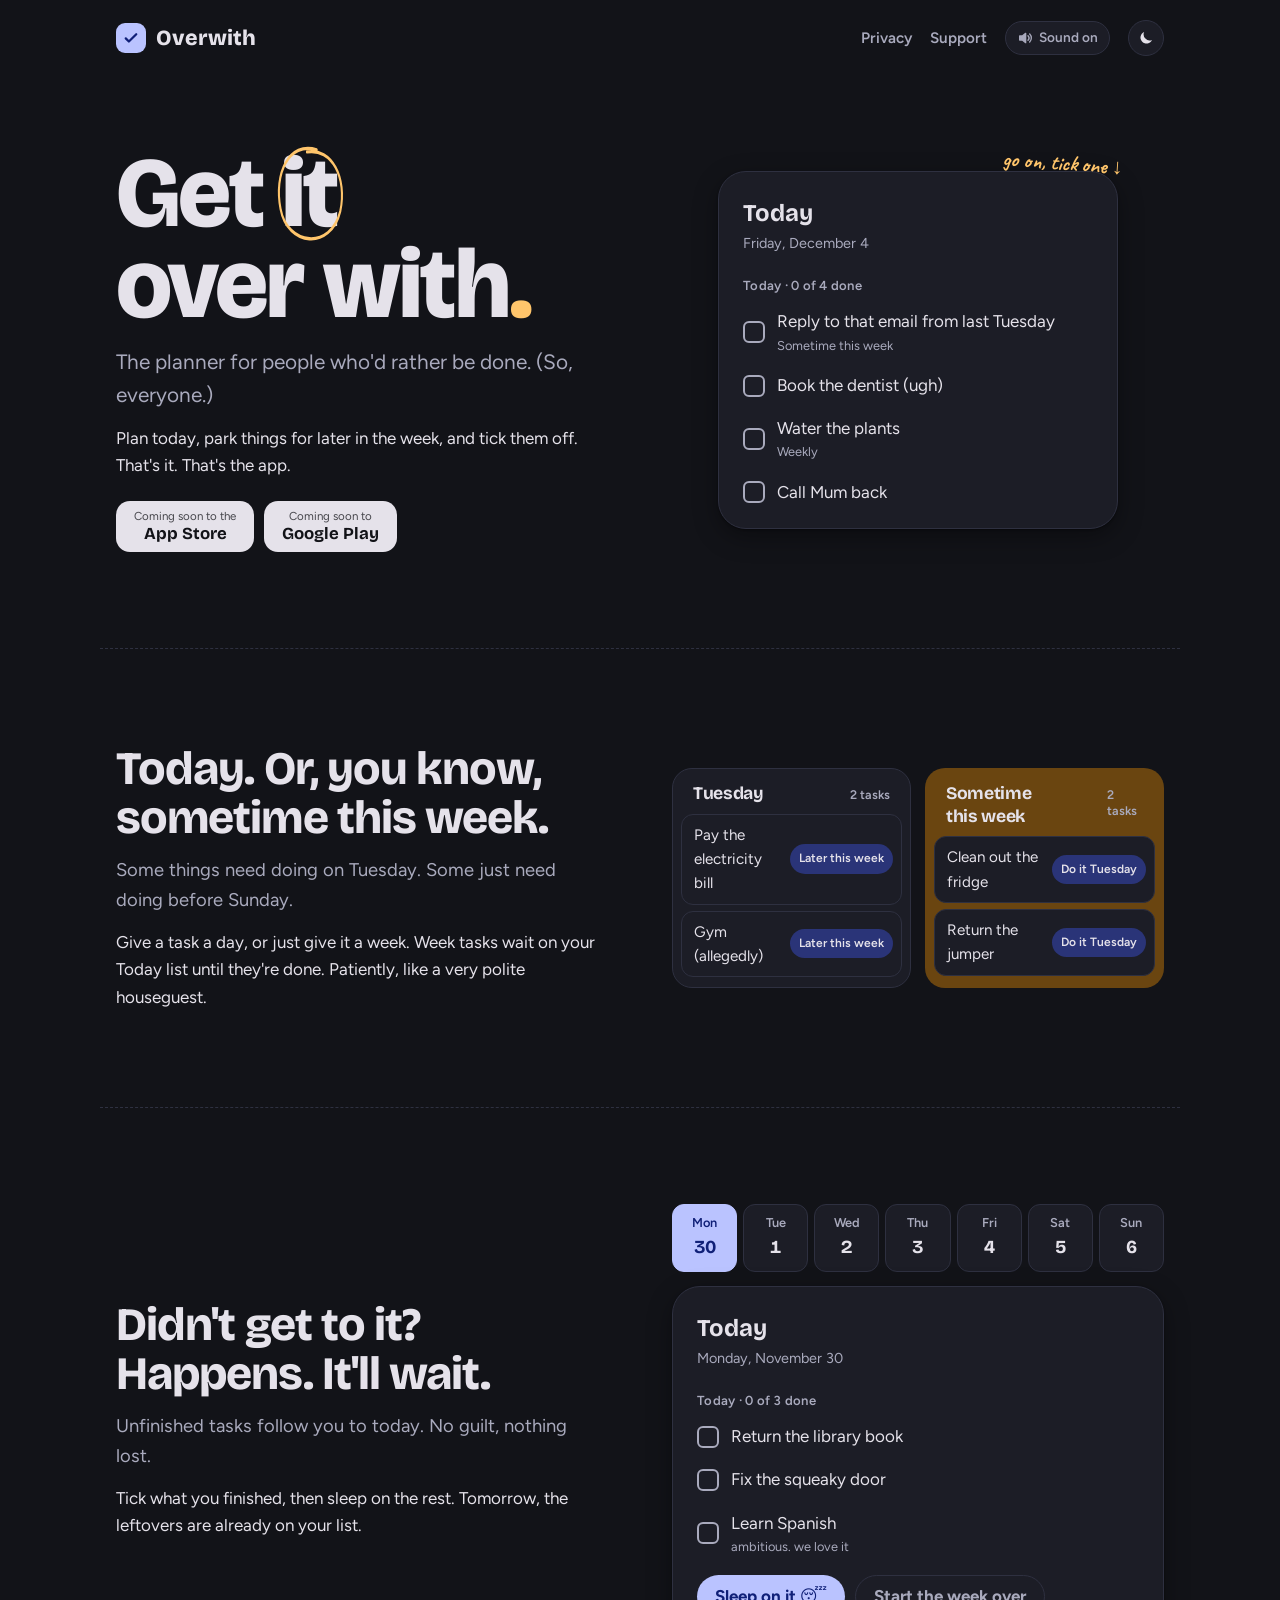
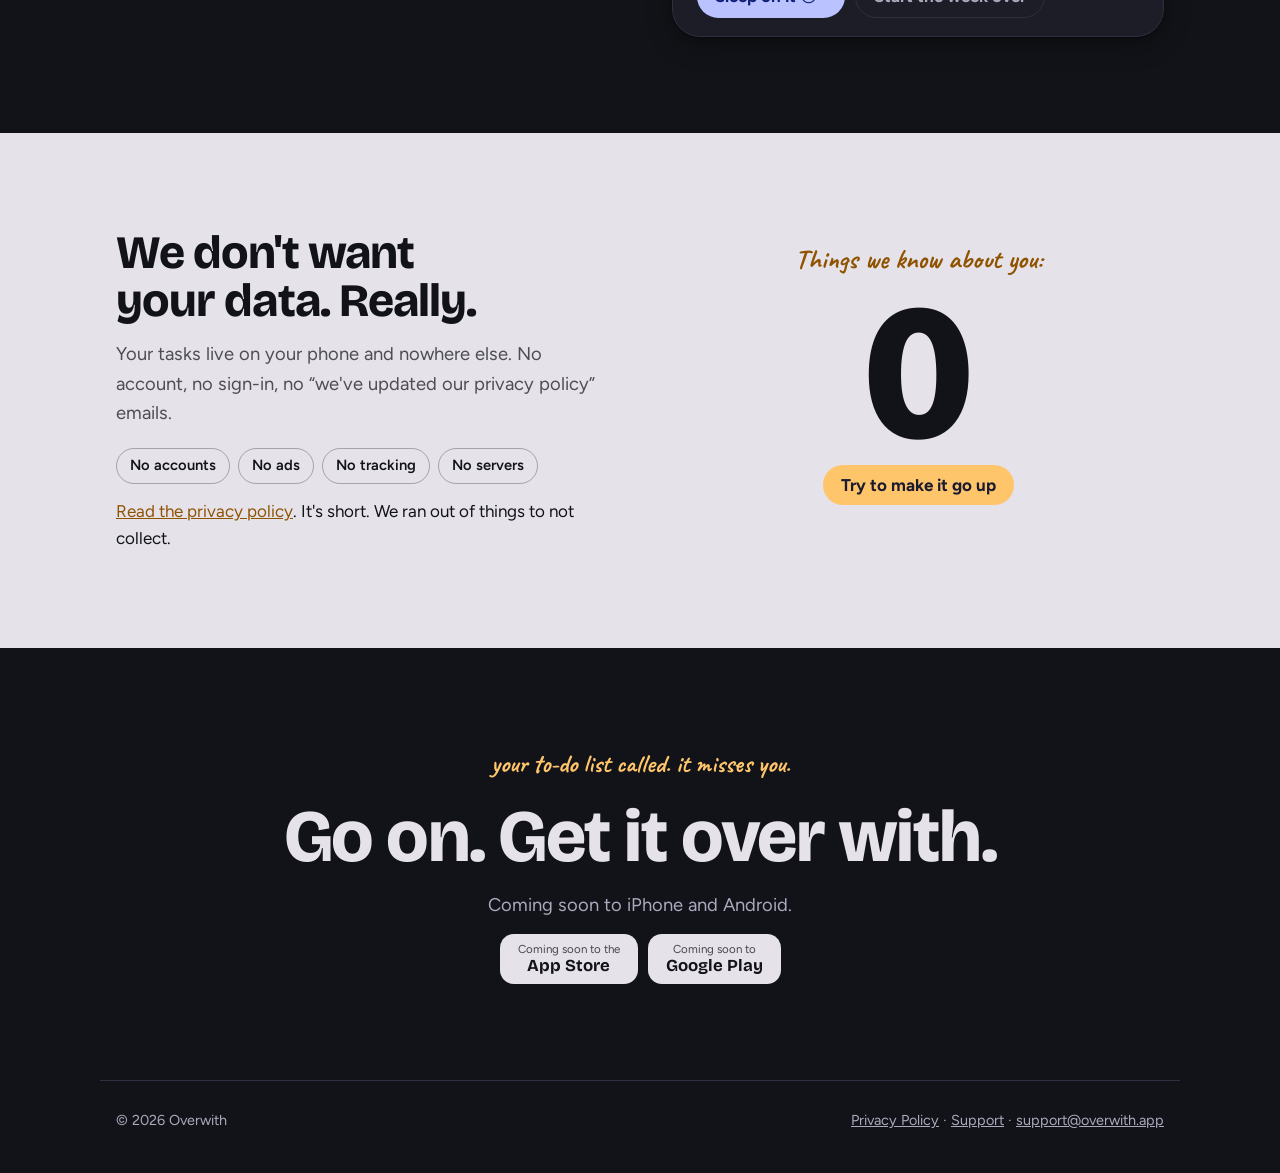
<file: index.html>
<!doctype html>
<html lang="en">
<head>
  <meta charset="utf-8">
  <meta name="viewport" content="width=device-width, initial-scale=1, viewport-fit=cover">
  <script>try{if(localStorage.getItem("ow-theme")==="light")document.documentElement.setAttribute("data-theme","light")}catch(e){}</script>
  <title>Overwith · Get it over with.</title>
  <meta name="description" content="Overwith is the planner for people who'd rather be done. Plan today, park things for later in the week, and tick them off. Coming soon to iPhone and Android.">
  <link rel="icon" href="/favicon.svg" type="image/svg+xml">
  <link rel="canonical" href="https://overwith.app/">
  <meta name="theme-color" content="#4355b9">
  <meta property="og:type" content="website">
  <meta property="og:site_name" content="Overwith">
  <meta property="og:title" content="Overwith · Get it over with.">
  <meta property="og:description" content="Overwith is the planner for people who'd rather be done. Plan today, park things for later in the week, and tick them off. Coming soon to iPhone and Android.">
  <meta property="og:url" content="https://overwith.app/">
  <meta name="twitter:card" content="summary">
  <link rel="preload" href="/fonts/bricolage-grotesque.woff2" as="font" type="font/woff2" crossorigin>
  <link rel="preload" href="/fonts/figtree.woff2" as="font" type="font/woff2" crossorigin>
  <link rel="stylesheet" href="/style.css">
  <script src="/script.js" defer></script>
</head>
<body>
  <a class="skip-link" href="#main">Skip to content</a>

  <header>
    <a class="brand" href="/" aria-label="Overwith home">
      <span class="brand-mark" aria-hidden="true">
        <svg viewBox="0 0 24 24"><path d="M5 12.5l4.2 4.2L19 7" fill="none" stroke="currentColor" stroke-width="3" stroke-linecap="round" stroke-linejoin="round"/></svg>
      </span>
      Overwith
    </a>
    <nav aria-label="Main">
      <a href="/privacy">Privacy</a>
      <a href="/support">Support</a>
      <button class="sound-btn" type="button" id="soundBtn" aria-pressed="true" hidden>
        <svg viewBox="0 0 24 24" aria-hidden="true" fill="none" stroke="currentColor" stroke-width="2" stroke-linecap="round" stroke-linejoin="round">
          <path d="M4 9h4l5-4v14l-5-4H4z" fill="currentColor"/>
          <path class="wave" d="M16.5 8.5a5 5 0 0 1 0 7M19 6a8.5 8.5 0 0 1 0 12"/>
          <path class="cross" d="M17 9l5 6M22 9l-5 6"/>
        </svg>
        <span id="soundLabel">Sound on</span>
      </button>
      <button class="theme-btn" type="button" id="themeBtn" aria-label="Switch to light mode" hidden>
        <svg class="moon" viewBox="0 0 24 24" aria-hidden="true"><path d="M20 14.5A8 8 0 0 1 9.5 4a8 8 0 1 0 10.5 10.5z" fill="currentColor"/></svg>
        <svg class="sun" viewBox="0 0 24 24" aria-hidden="true" fill="none" stroke="currentColor" stroke-width="2" stroke-linecap="round"><circle cx="12" cy="12" r="4.2" fill="currentColor" stroke="none"/><path d="M12 2.5v2M12 19.5v2M2.5 12h2M19.5 12h2M5.3 5.3l1.4 1.4M17.3 17.3l1.4 1.4M5.3 18.7l1.4-1.4M17.3 6.7l1.4-1.4"/></svg>
      </button>
    </nav>
  </header>

  <main id="main" class="home">
    <!-- Hero -->
    <section class="band hero" aria-labelledby="hero-title">
      <div class="wrap split">
        <div class="copy">
          <h1 id="hero-title">Get <span class="it">it<svg viewBox="0 0 100 100" preserveAspectRatio="none" aria-hidden="true"><path d="M60 8 C 20 0, -2 30, 8 62 C 18 96, 80 100, 94 64 C 104 34, 82 6, 46 10"/></svg></span> over with<span class="dot">.</span></h1>
          <p class="lede">The planner for people who'd rather be done. (So, everyone.)</p>
          <p>Plan today, park things for later in the week, and tick them off. That's it. That's the app.</p>
          <div class="stores">
            <button class="store" type="button" data-soon><small>Coming soon to the</small><b>App Store</b></button>
            <button class="store" type="button" data-soon><small>Coming soon to</small><b>Google Play</b></button>
          </div>
        </div>

        <div class="phone" role="group" aria-label="Try it: a sample Today list">
          <span class="margin-note hand" aria-hidden="true">go on, tick one ↓</span>
          <div class="phone-head">
            <div class="phone-title">Today</div>
            <div class="phone-date" id="heroDate">Your list for today</div>
          </div>
          <div class="sec" id="heroCount" aria-live="polite">Today · 0 of 4 done</div>
          <ul class="tasks" id="heroList">
            <li class="task"><input class="check" type="checkbox" id="hero-0"><label class="label" for="hero-0">Reply to that email from last Tuesday<svg viewBox="0 0 100 10" preserveAspectRatio="none" aria-hidden="true"><path d="M1 6 C 18 1, 28 9, 48 5 S 78 1, 99 5"/></svg><span class="meta">Sometime this week</span></label></li>
            <li class="task"><input class="check" type="checkbox" id="hero-1"><label class="label" for="hero-1">Book the dentist (ugh)<svg viewBox="0 0 100 10" preserveAspectRatio="none" aria-hidden="true"><path d="M1 6 C 18 1, 28 9, 48 5 S 78 1, 99 5"/></svg></label></li>
            <li class="task"><input class="check" type="checkbox" id="hero-2"><label class="label" for="hero-2">Water the plants<svg viewBox="0 0 100 10" preserveAspectRatio="none" aria-hidden="true"><path d="M1 6 C 18 1, 28 9, 48 5 S 78 1, 99 5"/></svg><span class="meta">Weekly</span></label></li>
            <li class="task"><input class="check" type="checkbox" id="hero-3"><label class="label" for="hero-3">Call Mum back<svg viewBox="0 0 100 10" preserveAspectRatio="none" aria-hidden="true"><path d="M1 6 C 18 1, 28 9, 48 5 S 78 1, 99 5"/></svg></label></li>
          </ul>
        </div>
      </div>
    </section>

    <!-- Day or week -->
    <section class="band" aria-labelledby="week-title">
      <div class="wrap split">
        <div class="copy">
          <h2 id="week-title">Today. Or, you know, sometime this week.</h2>
          <p class="lede">Some things need doing on Tuesday. Some just need doing before Sunday.</p>
          <p>Give a task a day, or just give it a week. Week tasks wait on your Today list until they're done. Patiently, like a very polite houseguest.</p>
        </div>
        <div class="board" role="group" aria-label="Try it: move tasks between a day and the week">
          <div class="col">
            <h3>Tuesday <span id="dayCount">2 tasks</span></h3>
            <ul id="dayList">
              <li class="chip"><span>Pay the electricity bill</span></li>
              <li class="chip"><span>Gym (allegedly)</span></li>
            </ul>
          </div>
          <div class="col week">
            <h3>Sometime this week <span id="weekCount">2 tasks</span></h3>
            <ul id="weekList">
              <li class="chip"><span>Clean out the fridge</span></li>
              <li class="chip"><span>Return the jumper</span></li>
            </ul>
          </div>
        </div>
      </div>
    </section>

    <!-- Carry forward -->
    <section class="band" aria-labelledby="carry-title">
      <div class="wrap split">
        <div class="copy">
          <h2 id="carry-title">Didn't get to it? Happens. It'll wait.</h2>
          <p class="lede">Unfinished tasks follow you to today. No guilt, nothing lost.</p>
          <p>Tick what you finished, then sleep on the rest. Tomorrow, the leftovers are already on your list.</p>
        </div>
        <div class="carry">
          <div class="days" id="days" aria-hidden="true">
            <div class="day today">Mon</div><div class="day">Tue</div><div class="day">Wed</div><div class="day">Thu</div><div class="day">Fri</div><div class="day">Sat</div><div class="day">Sun</div>
          </div>
          <div class="phone" role="group" aria-label="Try it: watch unfinished tasks carry forward">
            <div class="phone-head">
              <div class="phone-title">Today</div>
              <div class="phone-date" id="carryDate">Monday</div>
            </div>
            <div class="sec" id="carryCount" aria-live="polite">Today · 0 of 3 done</div>
            <ul class="tasks" id="carryList">
              <li class="task"><input class="check" type="checkbox" id="carry-0"><label class="label" for="carry-0">Return the library book<svg viewBox="0 0 100 10" preserveAspectRatio="none" aria-hidden="true"><path d="M1 6 C 18 1, 28 9, 48 5 S 78 1, 99 5"/></svg></label></li>
              <li class="task"><input class="check" type="checkbox" id="carry-1"><label class="label" for="carry-1">Fix the squeaky door<svg viewBox="0 0 100 10" preserveAspectRatio="none" aria-hidden="true"><path d="M1 6 C 18 1, 28 9, 48 5 S 78 1, 99 5"/></svg></label></li>
              <li class="task"><input class="check" type="checkbox" id="carry-2"><label class="label" for="carry-2">Learn Spanish<svg viewBox="0 0 100 10" preserveAspectRatio="none" aria-hidden="true"><path d="M1 6 C 18 1, 28 9, 48 5 S 78 1, 99 5"/></svg><span class="meta">ambitious. we love it</span></label></li>
            </ul>
            <div class="row-btns" id="carryBtns" hidden>
              <button class="btn" type="button" id="sleep">Sleep on it 😴</button>
              <button class="btn ghost" type="button" id="carryReset">Start the week over</button>
            </div>
          </div>
        </div>
      </div>
    </section>

    <!-- Privacy -->
    <section class="band privacy-band" aria-labelledby="privacy-title">
      <div class="wrap split">
        <div class="copy">
          <h2 id="privacy-title">We don't want your data. Really.</h2>
          <p class="lede">Your tasks live on your phone and nowhere else. No account, no sign-in, no “we've updated our privacy policy” emails.</p>
          <ul class="nos" aria-label="What Overwith doesn't have">
            <li>No accounts</li>
            <li>No ads</li>
            <li>No tracking</li>
            <li>No servers</li>
          </ul>
          <p><a href="/privacy">Read the privacy policy</a>. It's short. We ran out of things to not collect.</p>
        </div>
        <div class="counter">
          <div class="counter-label">Things we know about you:</div>
          <div class="zero" id="zero">0</div>
          <button class="btn poke" type="button" id="poke" hidden>Try to make it go up</button>
          <p class="quip" id="quip" aria-live="polite"></p>
        </div>
      </div>
    </section>

    <!-- Call to action -->
    <section class="band cta" aria-labelledby="cta-title">
      <div class="wrap">
        <p class="hand cta-note">your to-do list called. it misses you.</p>
        <h2 id="cta-title">Go on. Get it over with.</h2>
        <p class="lede">Coming soon to iPhone and Android.</p>
        <div class="stores">
          <button class="store" type="button" data-soon><small>Coming soon to the</small><b>App Store</b></button>
          <button class="store" type="button" data-soon><small>Coming soon to</small><b>Google Play</b></button>
        </div>
      </div>
    </section>
  </main>

  <footer>
    <p>© 2026 Overwith</p>
    <p>
      <a href="/privacy">Privacy Policy</a> ·
      <a href="/support">Support</a> ·
      <a href="mailto:support@overwith.app">support@overwith.app</a>
    </p>
  </footer>

  <output class="toast" id="toast" aria-live="polite"></output>
</body>
</html>
</file>
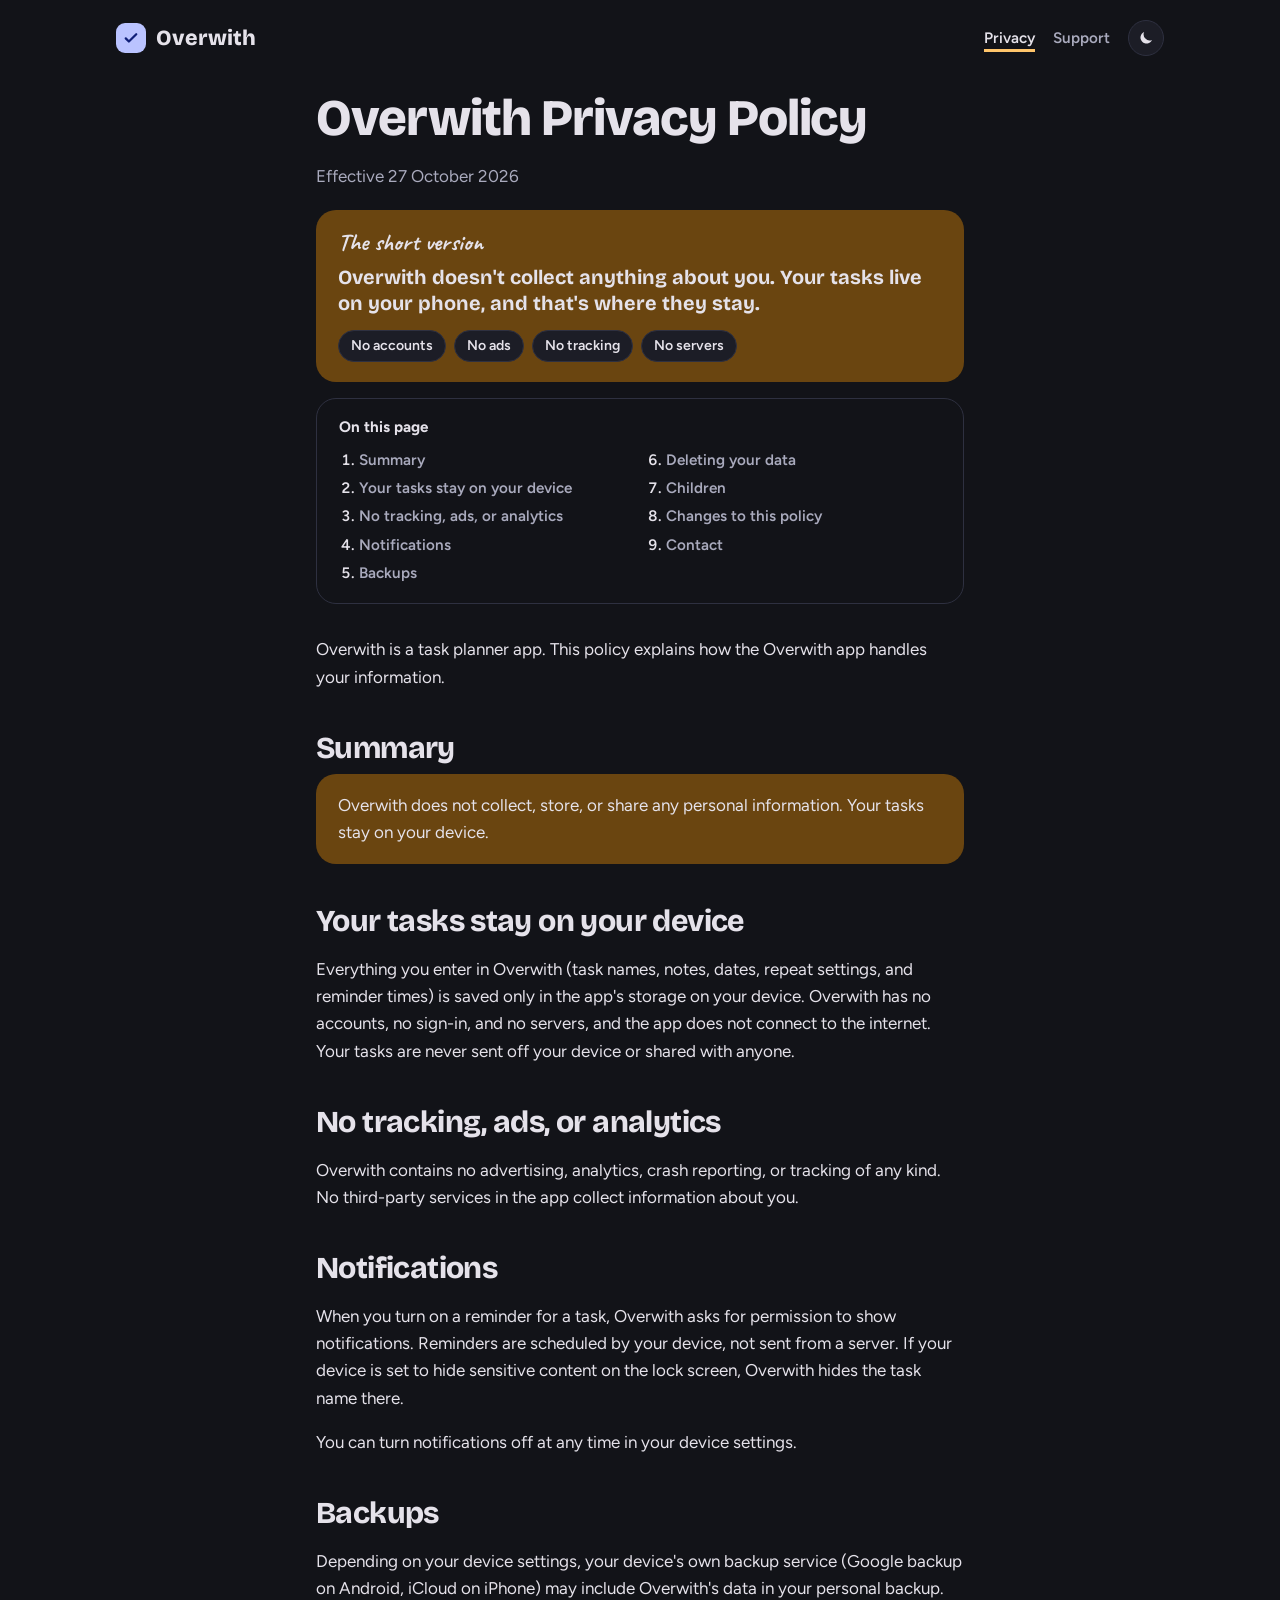
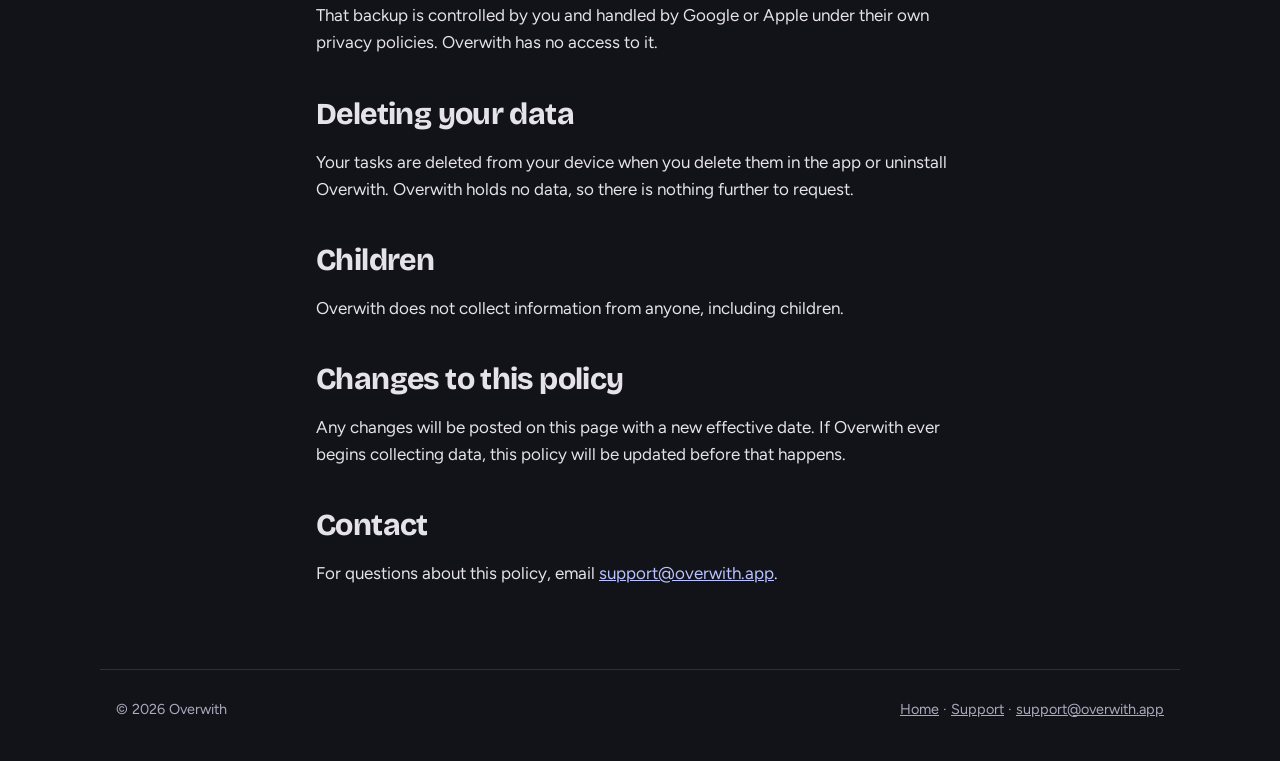
<file: privacy.html>
<!doctype html>
<html lang="en">
<head>
  <meta charset="utf-8">
  <meta name="viewport" content="width=device-width, initial-scale=1, viewport-fit=cover">
  <script>try{if(localStorage.getItem("ow-theme")==="light")document.documentElement.setAttribute("data-theme","light")}catch(e){}</script>
  <title>Privacy Policy · Overwith</title>
  <meta name="description" content="How the Overwith app handles your information.">
  <link rel="icon" href="/favicon.svg" type="image/svg+xml">
  <link rel="canonical" href="https://overwith.app/privacy">
  <meta name="theme-color" content="#4355b9">
  <meta property="og:type" content="website">
  <meta property="og:site_name" content="Overwith">
  <meta property="og:title" content="Privacy Policy · Overwith">
  <meta property="og:description" content="How the Overwith app handles your information.">
  <meta property="og:url" content="https://overwith.app/privacy">
  <meta name="twitter:card" content="summary">
  <link rel="preload" href="/fonts/bricolage-grotesque.woff2" as="font" type="font/woff2" crossorigin>
  <link rel="preload" href="/fonts/figtree.woff2" as="font" type="font/woff2" crossorigin>
  <link rel="stylesheet" href="/style.css">
  <script src="/script.js" defer></script>
</head>
<body>
  <a class="skip-link" href="#main">Skip to content</a>

  <header>
    <a class="brand" href="/" aria-label="Overwith home">
      <span class="brand-mark" aria-hidden="true">
        <svg viewBox="0 0 24 24"><path d="M5 12.5l4.2 4.2L19 7" fill="none" stroke="currentColor" stroke-width="3" stroke-linecap="round" stroke-linejoin="round"/></svg>
      </span>
      Overwith
    </a>
    <nav aria-label="Main">
      <a href="/privacy" aria-current="page">Privacy</a>
      <a href="/support">Support</a>
      <button class="theme-btn" type="button" id="themeBtn" aria-label="Switch to light mode" hidden>
        <svg class="moon" viewBox="0 0 24 24" aria-hidden="true"><path d="M20 14.5A8 8 0 0 1 9.5 4a8 8 0 1 0 10.5 10.5z" fill="currentColor"/></svg>
        <svg class="sun" viewBox="0 0 24 24" aria-hidden="true" fill="none" stroke="currentColor" stroke-width="2" stroke-linecap="round"><circle cx="12" cy="12" r="4.2" fill="currentColor" stroke="none"/><path d="M12 2.5v2M12 19.5v2M2.5 12h2M19.5 12h2M5.3 5.3l1.4 1.4M17.3 17.3l1.4 1.4M5.3 18.7l1.4-1.4M17.3 6.7l1.4-1.4"/></svg>
      </button>
    </nav>
  </header>

<main id="main" class="page policy">
    <h1>Overwith Privacy Policy</h1>
    <p class="muted">Effective 27 October 2026</p>

    <aside class="short" aria-labelledby="short-title">
      <p class="short-label" id="short-title">The short version</p>
      <p class="short-text">Overwith doesn't collect anything about you. Your tasks live on your phone, and that's where they stay.</p>
      <ul class="chips" aria-label="What Overwith doesn't have">
        <li>No accounts</li>
        <li>No ads</li>
        <li>No tracking</li>
        <li>No servers</li>
      </ul>
    </aside>

    <nav class="toc" aria-label="On this page">
      <p class="toc-title">On this page</p>
      <ol>
        <li><a href="#summary">Summary</a></li>
        <li><a href="#your-tasks-stay-on-your-device">Your tasks stay on your device</a></li>
        <li><a href="#no-tracking-ads-or-analytics">No tracking, ads, or analytics</a></li>
        <li><a href="#notifications">Notifications</a></li>
        <li><a href="#backups">Backups</a></li>
        <li><a href="#deleting-your-data">Deleting your data</a></li>
        <li><a href="#children">Children</a></li>
        <li><a href="#changes-to-this-policy">Changes to this policy</a></li>
        <li><a href="#contact">Contact</a></li>
      </ol>
    </nav>

    <p>
      Overwith is a task planner app. This policy explains how the Overwith
      app handles your information.
    </p>

    <h2 id="summary">Summary</h2>
    <div class="summary">
      <p>
        Overwith does not collect, store, or share any personal information.
        Your tasks stay on your device.
      </p>
    </div>

    <h2 id="your-tasks-stay-on-your-device">Your tasks stay on your device</h2>
    <p>
      Everything you enter in Overwith (task names, notes, dates, repeat
      settings, and reminder times) is saved only in the app's storage on
      your device. Overwith has no accounts, no sign-in, and no servers, and
      the app does not connect to the internet. Your tasks are never sent off
      your device or shared with anyone.
    </p>

    <h2 id="no-tracking-ads-or-analytics">No tracking, ads, or analytics</h2>
    <p>
      Overwith contains no advertising, analytics, crash reporting, or
      tracking of any kind. No third-party services in the app collect
      information about you.
    </p>

    <h2 id="notifications">Notifications</h2>
    <p>
      When you turn on a reminder for a task, Overwith asks for permission to
      show notifications. Reminders are scheduled by your device, not sent
      from a server. If your device is set to hide sensitive content on the
      lock screen, Overwith hides the task name there.
    </p>
    <p>
      You can turn notifications off at any time in your device settings.
    </p>

    <h2 id="backups">Backups</h2>
    <p>
      Depending on your device settings, your device's own backup service
      (Google backup on Android, iCloud on iPhone) may include Overwith's data
      in your personal backup. That backup is controlled by you and handled
      by Google or Apple under their own privacy policies. Overwith has no
      access to it.
    </p>

    <h2 id="deleting-your-data">Deleting your data</h2>
    <p>
      Your tasks are deleted from your device when you delete them in the app
      or uninstall Overwith. Overwith holds no data, so there is nothing
      further to request.
    </p>

    <h2 id="children">Children</h2>
    <p>
      Overwith does not collect information from anyone, including children.
    </p>

    <h2 id="changes-to-this-policy">Changes to this policy</h2>
    <p>
      Any changes will be posted on this page with a new effective date. If
      Overwith ever begins collecting data, this policy will be updated
      before that happens.
    </p>

    <h2 id="contact">Contact</h2>
    <p>
      For questions about this policy, email
      <a href="mailto:support@overwith.app">support@overwith.app</a>.
    </p>
  </main>

  <footer>
    <p>© 2026 Overwith</p>
    <p>
      <a href="/">Home</a> ·
      <a href="/support">Support</a> ·
      <a href="mailto:support@overwith.app">support@overwith.app</a>
    </p>
  </footer>
</body>
</html>
</file>
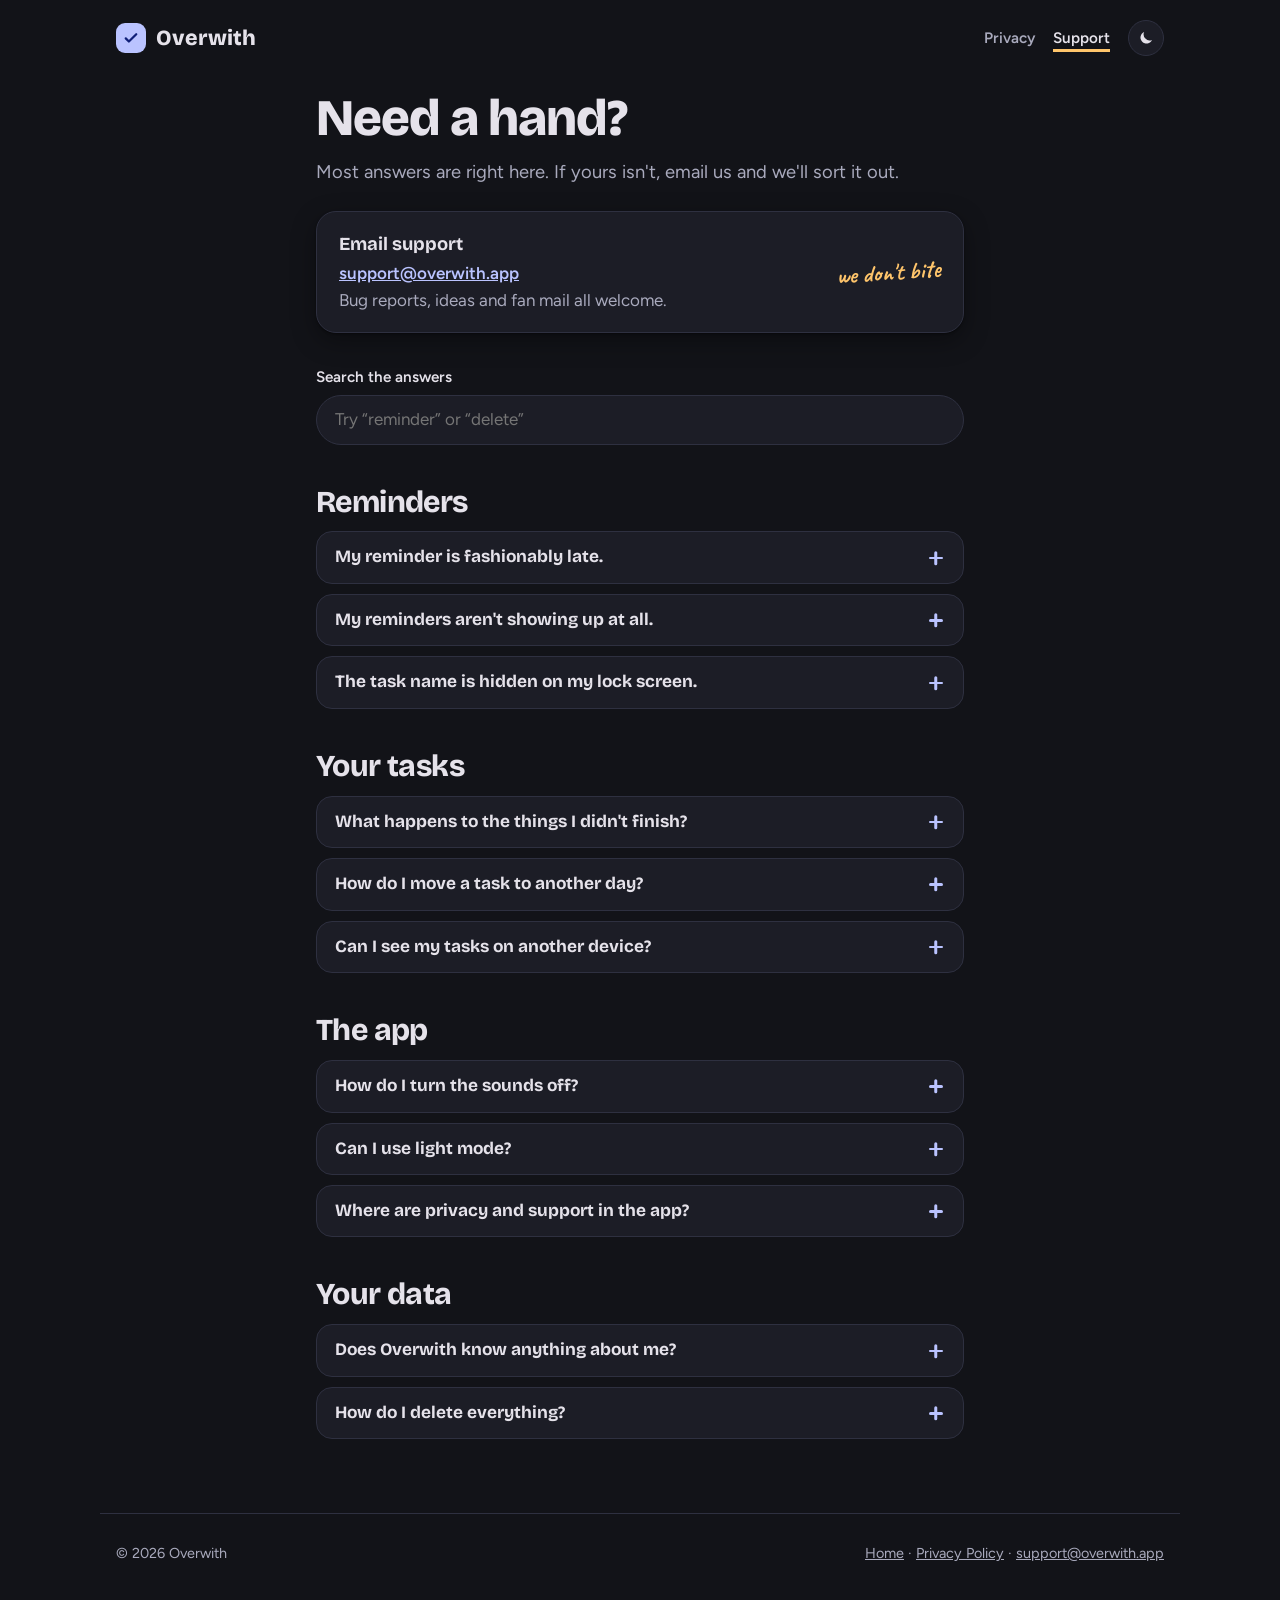
<file: support.html>
<!doctype html>
<html lang="en">
<head>
  <meta charset="utf-8">
  <meta name="viewport" content="width=device-width, initial-scale=1, viewport-fit=cover">
  <script>try{if(localStorage.getItem("ow-theme")==="light")document.documentElement.setAttribute("data-theme","light")}catch(e){}</script>
  <title>Support · Overwith</title>
  <meta name="description" content="Help and answers for the Overwith app.">
  <link rel="icon" href="/favicon.svg" type="image/svg+xml">
  <link rel="canonical" href="https://overwith.app/support">
  <meta name="theme-color" content="#4355b9">
  <meta property="og:type" content="website">
  <meta property="og:site_name" content="Overwith">
  <meta property="og:title" content="Support · Overwith">
  <meta property="og:description" content="Help and answers for the Overwith app.">
  <meta property="og:url" content="https://overwith.app/support">
  <meta name="twitter:card" content="summary">
  <link rel="preload" href="/fonts/bricolage-grotesque.woff2" as="font" type="font/woff2" crossorigin>
  <link rel="preload" href="/fonts/figtree.woff2" as="font" type="font/woff2" crossorigin>
  <link rel="stylesheet" href="/style.css">
  <script src="/script.js" defer></script>
</head>
<body>
  <a class="skip-link" href="#main">Skip to content</a>

  <header>
    <a class="brand" href="/" aria-label="Overwith home">
      <span class="brand-mark" aria-hidden="true">
        <svg viewBox="0 0 24 24"><path d="M5 12.5l4.2 4.2L19 7" fill="none" stroke="currentColor" stroke-width="3" stroke-linecap="round" stroke-linejoin="round"/></svg>
      </span>
      Overwith
    </a>
    <nav aria-label="Main">
      <a href="/privacy">Privacy</a>
      <a href="/support" aria-current="page">Support</a>
      <button class="theme-btn" type="button" id="themeBtn" aria-label="Switch to light mode" hidden>
        <svg class="moon" viewBox="0 0 24 24" aria-hidden="true"><path d="M20 14.5A8 8 0 0 1 9.5 4a8 8 0 1 0 10.5 10.5z" fill="currentColor"/></svg>
        <svg class="sun" viewBox="0 0 24 24" aria-hidden="true" fill="none" stroke="currentColor" stroke-width="2" stroke-linecap="round"><circle cx="12" cy="12" r="4.2" fill="currentColor" stroke="none"/><path d="M12 2.5v2M12 19.5v2M2.5 12h2M19.5 12h2M5.3 5.3l1.4 1.4M17.3 17.3l1.4 1.4M5.3 18.7l1.4-1.4M17.3 6.7l1.4-1.4"/></svg>
      </button>
    </nav>
  </header>

  <main id="main" class="page">
    <h1>Need a hand?</h1>
    <p class="lede">Most answers are right here. If yours isn't, email us and we'll sort it out.</p>

    <div class="contact">
      <div>
        <p class="contact-title">Email support</p>
        <p><a href="mailto:support@overwith.app">support@overwith.app</a></p>
        <p class="muted">Bug reports, ideas and fan mail all welcome.</p>
      </div>
      <span class="hand contact-note" aria-hidden="true">we don't bite</span>
    </div>

    <div class="faq-search" id="faqSearchBox" hidden>
      <label for="faqSearch">Search the answers</label>
      <input type="search" id="faqSearch" placeholder="Try “reminder” or “delete”" autocomplete="off">
      <p class="faq-empty" id="faqEmpty" aria-live="polite" hidden>
        Nothing matches that. Try another word, or email
        <a href="mailto:support@overwith.app">support@overwith.app</a>.
      </p>
    </div>

    <section class="faq-group" aria-labelledby="faq-reminders">
      <h2 id="faq-reminders">Reminders</h2>

      <details>
        <summary>My reminder is fashionably late.</summary>
        <p>
          To save battery, your device may group reminders together, so they
          can arrive a few minutes after the set time.
        </p>
      </details>

      <details>
        <summary>My reminders aren't showing up at all.</summary>
        <p>
          Check that notifications are allowed for Overwith in your device
          settings. On Android, battery-saving settings can also delay
          reminders.
        </p>
      </details>

      <details>
        <summary>The task name is hidden on my lock screen.</summary>
        <p>
          That's on purpose. Your device is set to hide sensitive notification
          content, and Overwith follows that setting. Unlock your device to see
          the full reminder.
        </p>
      </details>
    </section>

    <section class="faq-group" aria-labelledby="faq-tasks">
      <h2 id="faq-tasks">Your tasks</h2>

      <details>
        <summary>What happens to the things I didn't finish?</summary>
        <p>
          They move forward automatically, so nothing gets lost. Day tasks move
          to today, "this week" tasks move to the current week, and weekly
          repeating tasks move to their next scheduled day. Any reminder moves
          with its task. A small tag, like "from Mon", shows where it started.
        </p>
      </details>

      <details>
        <summary>How do I move a task to another day?</summary>
        <p>
          Tap "Later this week" on a task to move it to "Sometime this week".
          To pin a "this week" task to a day, pick the day at the top, then tap
          "Do it" on the task. For any other date, tap the task and change it.
        </p>
      </details>

      <details>
        <summary>Can I see my tasks on another device?</summary>
        <p>
          Not right now. Tasks are stored only on the device where they were
          created.
        </p>
      </details>
    </section>

    <section class="faq-group" aria-labelledby="faq-app">
      <h2 id="faq-app">The app</h2>

      <details>
        <summary>How do I turn the sounds off?</summary>
        <p>
          Tap the ⋮ menu at the top right and choose "Turn sound off". Overwith
          also stays quiet when your phone is on silent.
        </p>
      </details>

      <details>
        <summary>Can I use light mode?</summary>
        <p>
          Yes. Overwith starts in dark mode. Tap the ⋮ menu and choose "Switch
          to light mode". It remembers your choice.
        </p>
      </details>

      <details>
        <summary>Where are privacy and support in the app?</summary>
        <p>
          Tap the ⋮ menu and choose "Privacy &amp; support". It links to the
          privacy policy, these answers and our email.
        </p>
      </details>
    </section>

    <section class="faq-group" aria-labelledby="faq-data">
      <h2 id="faq-data">Your data</h2>

      <details>
        <summary>Does Overwith know anything about me?</summary>
        <p>
          No. Open "Privacy &amp; support" in the app and try to make the
          counter go up. It won't.
        </p>
      </details>

      <details>
        <summary>How do I delete everything?</summary>
        <p>
          Uninstalling Overwith deletes all of its data from your device. See
          the <a href="/privacy">Privacy Policy</a> for the details.
        </p>
      </details>
    </section>
  </main>

  <footer>
    <p>© 2026 Overwith</p>
    <p>
      <a href="/">Home</a> ·
      <a href="/privacy">Privacy Policy</a> ·
      <a href="mailto:support@overwith.app">support@overwith.app</a>
    </p>
  </footer>
</body>
</html>
</file>
<file: style.css>
/* Overwith site styles
   Fonts are hosted on this site (fonts/), so visitors are never sent to a
   third party. All colours are tokens below; dark mode only swaps tokens. */

/* ---------- Fonts ---------- */
@font-face {
  font-family: "Bricolage Grotesque";
  src: url("/fonts/bricolage-grotesque.woff2") format("woff2");
  font-weight: 500 800;
  font-display: swap;
}

@font-face {
  font-family: "Figtree";
  src: url("/fonts/figtree.woff2") format("woff2");
  font-weight: 400 700;
  font-display: swap;
}

@font-face {
  font-family: "Caveat";
  src: url("/fonts/caveat.woff2") format("woff2");
  font-weight: 600 700;
  font-display: swap;
}

/* ---------- Tokens ----------
   Dark is the default look. The sun/moon switch sets data-theme="light"
   on <html>, and the choice is remembered in the visitor's browser. */
:root {
  --paper: #121318;
  --page: var(--paper);
  --card: #1c1d26;
  --ink: #e5e2ea;
  --muted: #a9aabd;
  --line: #2e3040;
  --indigo: #bac3ff;
  --on-indigo: #102078;
  --indigo-soft: #2a3478;
  --marigold: #ffc56b;
  /* Warm "amber" cards: "Sometime this week", short version, tags */
  --marigold-soft: #6a4510;
  --tag-ink: #ffc56b;
  --done: #74d6a0;
  --shadow: 0 1px 2px rgb(0 0 0 / 0.4), 0 8px 24px rgb(0 0 0 / 0.35);
  /* Yellow text on the privacy band, which is light in dark mode */
  --band-accent: #8f5300;

  --f-display: "Bricolage Grotesque", "Segoe UI", system-ui, sans-serif;
  --f-body: "Figtree", system-ui, -apple-system, "Segoe UI", Roboto, sans-serif;
  --f-hand: "Caveat", "Segoe Print", "Comic Sans MS", cursive;

  --wide: 1080px;
  --read: 680px;
  --gutter-l: max(16px, env(safe-area-inset-left, 0px));
  --gutter-r: max(16px, env(safe-area-inset-right, 0px));

  color-scheme: dark;
}

:root[data-theme="light"] {
  --paper: #f6f6fb;
  /* Page background only: a warm paper tone */
  --page: #fcf5e8;
  --card: #ffffff;
  --ink: #1b1b2f;
  --muted: #5c5e73;
  --line: #e2e2ee;
  --indigo: #4355b9;
  --on-indigo: #ffffff;
  --indigo-soft: #dfe1ff;
  --marigold: #e89a24;
  --marigold-soft: #ffcd6e;
  --tag-ink: #5c3c0a;
  --done: #2b8a57;
  --shadow: 0 1px 2px rgb(27 27 47 / 0.06), 0 8px 24px rgb(27 27 47 / 0.08);
  --band-accent: #ffc56b;

  color-scheme: light;
}

/* ---------- Base ---------- */
*,
*::before,
*::after {
  box-sizing: border-box;
}

html {
  -webkit-text-size-adjust: 100%;
  scroll-behavior: smooth;
}

body {
  margin: 0;
  background: var(--page);
  color: var(--ink);
  font-family: var(--f-body);
  font-size: 1.0625rem;
  line-height: 1.6;
}

img,
svg {
  max-width: 100%;
}

/* Keep hidden things hidden, even when a class sets display */
[hidden] {
  display: none !important;
}

a {
  color: var(--indigo);
}

:focus-visible {
  outline: 3px solid var(--marigold);
  outline-offset: 2px;
  border-radius: 6px;
}

h1,
h2,
h3 {
  font-family: var(--f-display);
  letter-spacing: -0.02em;
  text-wrap: balance;
}

h1 {
  font-size: clamp(2.2rem, 6vw, 3.2rem);
  line-height: 1.05;
  font-weight: 800;
  margin: 16px 0 12px;
}

h2 {
  font-size: clamp(1.5rem, 3.5vw, 1.9rem);
  line-height: 1.15;
  font-weight: 750;
  margin: 40px 0 8px;
}

h3 {
  font-size: 1.15rem;
  line-height: 1.3;
  font-weight: 700;
  margin: 28px 0 4px;
}

h3 + p {
  margin-top: 0;
}

.muted {
  color: var(--muted);
}

.hand {
  font-family: var(--f-hand);
  font-weight: 700;
  color: var(--marigold);
}

.skip-link {
  position: absolute;
  left: 16px;
  top: -100px;
  background: var(--ink);
  color: var(--paper);
  padding: 8px 14px;
  border-radius: 999px;
  z-index: 30;
}

.skip-link:focus {
  top: 12px;
}

/* ---------- Layout ----------
   header and footer span the wide width. main is a reading column by
   default; the home page (main.home) uses full-width bands with .wrap. */
header,
footer,
main,
.wrap {
  padding-left: var(--gutter-l);
  padding-right: var(--gutter-r);
  margin-left: auto;
  margin-right: auto;
}

header,
footer,
.wrap {
  max-width: var(--wide);
}

main {
  max-width: var(--read);
  padding-bottom: 64px;
}

main.home {
  max-width: none;
  padding: 0;
}

/* ---------- Header ---------- */
header {
  display: flex;
  align-items: center;
  justify-content: space-between;
  flex-wrap: wrap;
  gap: 16px;
  padding-block: 20px;
}

.brand {
  display: inline-flex;
  align-items: center;
  gap: 10px;
  font-family: var(--f-display);
  font-weight: 800;
  font-size: 1.35rem;
  color: var(--ink);
  text-decoration: none;
}

.brand-mark {
  width: 30px;
  height: 30px;
  border-radius: 9px;
  background: var(--indigo);
  color: var(--on-indigo);
  display: grid;
  place-items: center;
}

.brand-mark svg {
  width: 18px;
  height: 18px;
}

nav {
  display: flex;
  align-items: center;
  gap: 18px;
  font-weight: 600;
  font-size: 0.95rem;
}

nav a {
  color: var(--muted);
  text-decoration: none;
}

nav a:hover,
nav a[aria-current="page"] {
  color: var(--ink);
}

nav a[aria-current="page"] {
  text-decoration: underline;
  text-decoration-color: var(--marigold);
  text-decoration-thickness: 3px;
  text-underline-offset: 6px;
}

/* ---------- Buttons ---------- */
.btn {
  display: inline-flex;
  align-items: center;
  gap: 8px;
  border: 0;
  border-radius: 999px;
  font: inherit;
  font-weight: 700;
  line-height: 1.2;
  padding: 10px 18px;
  cursor: pointer;
  background: var(--indigo);
  color: var(--on-indigo);
  text-decoration: none;
}

.btn:active {
  transform: translateY(1px);
}

.btn:disabled {
  opacity: 0.55;
  cursor: default;
}

.btn.ghost {
  background: transparent;
  color: var(--muted);
  border: 1px solid var(--line);
}

.sound-btn {
  display: inline-flex;
  align-items: center;
  gap: 6px;
  border: 1px solid var(--line);
  background: var(--card);
  color: var(--muted);
  font: inherit;
  font-weight: 600;
  font-size: 0.85rem;
  padding: 5px 11px;
  border-radius: 999px;
  cursor: pointer;
}

.sound-btn:hover {
  color: var(--ink);
}

/* Sun/moon switch: shows a moon in dark mode, a sun in light mode */
.theme-btn {
  display: inline-grid;
  place-items: center;
  width: 36px;
  height: 36px;
  padding: 0;
  border: 1px solid var(--line);
  border-radius: 999px;
  background: var(--card);
  color: var(--ink);
  cursor: pointer;
}

.theme-btn:hover {
  border-color: var(--marigold);
}

.theme-btn svg {
  grid-area: 1 / 1;
  width: 18px;
  height: 18px;
  transition: transform 0.35s ease, opacity 0.25s;
}

.theme-btn .sun,
:root[data-theme="light"] .theme-btn .moon {
  opacity: 0;
  transform: rotate(-90deg) scale(0.6);
}

:root[data-theme="light"] .theme-btn .sun {
  opacity: 1;
  transform: none;
}

.sound-btn svg {
  width: 16px;
  height: 16px;
}

.sound-btn .wave {
  transition: opacity 0.15s;
}

.sound-btn[aria-pressed="false"] .wave,
.sound-btn[aria-pressed="true"] .cross {
  opacity: 0;
}

/* App store buttons. Plain text, not official badges, until the app is live. */
.stores {
  display: flex;
  flex-wrap: wrap;
  gap: 10px;
}

.store {
  display: inline-flex;
  flex-direction: column;
  align-items: center;
  padding: 9px 18px;
  border: 0;
  border-radius: 14px;
  background: var(--ink);
  color: var(--paper);
  font: inherit;
  line-height: 1.15;
  text-align: center;
  text-decoration: none;
  cursor: pointer;
}

.store small {
  font-size: 0.72rem;
  opacity: 0.75;
}

.store b {
  font-family: var(--f-display);
  font-size: 1.05rem;
}

/* ---------- Cards ---------- */
.card {
  background: var(--card);
  border: 1px solid var(--line);
  border-radius: 20px;
  padding: 18px 20px;
}

.summary {
  background: var(--marigold-soft);
  border-radius: 20px;
  padding: 18px 22px;
}

.summary p {
  margin: 0;
}

/* ---------- Toast ---------- */
.toast {
  position: fixed;
  left: 50%;
  bottom: calc(20px + env(safe-area-inset-bottom, 0px));
  transform: translate(-50%, calc(100% + 40px));
  visibility: hidden;
  max-width: calc(100% - 32px);
  background: var(--ink);
  color: var(--paper);
  padding: 10px 18px;
  border-radius: 999px;
  font-weight: 600;
  text-align: center;
  box-shadow: var(--shadow);
  transition: transform 0.3s ease, visibility 0.3s;
  z-index: 20;
}

.toast.show {
  transform: translate(-50%, 0);
  visibility: visible;
}

/* ---------- Footer ---------- */
footer {
  display: flex;
  flex-wrap: wrap;
  justify-content: space-between;
  gap: 12px;
  padding-block: 28px 40px;
  border-top: 1px solid var(--line);
  color: var(--muted);
  font-size: 0.9rem;
}

footer p {
  margin: 0;
}

footer a {
  color: var(--muted);
}

/* ---------- Home page ----------
   Stacked bands, each one headline plus one thing to try. */
.home h1,
.home h2,
.home h3,
.home p {
  margin: 0;
}

.home h2 {
  font-size: clamp(1.9rem, 4.2vw, 2.9rem);
  line-height: 1.05;
}

.band .wrap {
  padding-block: clamp(48px, 8vw, 96px);
}

.band + .band .wrap {
  border-top: 1px dashed var(--line);
}

.split {
  display: grid;
  grid-template-columns: 1fr 1fr;
  gap: clamp(28px, 5vw, 64px);
  align-items: center;
}

.split > * {
  min-width: 0;
}

.copy {
  display: grid;
  gap: 14px;
  max-width: 30rem;
}

.lede {
  color: var(--muted);
  font-size: 1.15rem;
}

/* Hero */
.hero .wrap {
  padding-block: clamp(32px, 6vw, 72px) clamp(48px, 8vw, 96px);
}

.hero h1 {
  font-size: clamp(3rem, 9vw, 6.2rem);
  line-height: 0.92;
}

.hero .lede {
  font-size: 1.3rem;
}

.hero .stores {
  margin-top: 8px;
}

.it {
  position: relative;
  display: inline-block;
}

.it svg {
  position: absolute;
  left: -12%;
  top: -8%;
  width: 124%;
  max-width: none;
  height: 120%;
  overflow: visible;
  pointer-events: none;
}

.it path {
  fill: none;
  stroke: var(--marigold);
  stroke-width: 3;
  stroke-linecap: round;
  stroke-dasharray: 400;
  stroke-dashoffset: 0;
  animation: draw 1.1s 0.3s ease-out backwards;
}

.dot {
  color: var(--marigold);
}

@keyframes draw {
  from {
    stroke-dashoffset: 400;
  }
}

/* Task cards, styled after the app's Today screen */
.phone {
  position: relative;
  width: 100%;
  max-width: 400px;
  justify-self: center;
  background: var(--card);
  border: 1px solid var(--line);
  border-radius: 28px;
  box-shadow: var(--shadow);
  padding: 22px 8px 14px;
}

.phone-head {
  padding: 0 16px 6px;
}

.phone-title {
  font-family: var(--f-display);
  font-weight: 700;
  font-size: 1.5rem;
}

.phone-date {
  color: var(--muted);
  font-size: 0.9rem;
}

.sec {
  padding: 14px 16px 4px;
  font-size: 0.82rem;
  font-weight: 600;
  color: var(--muted);
  letter-spacing: 0.02em;
  font-variant-numeric: tabular-nums;
}

.tasks {
  list-style: none;
  margin: 0;
  padding: 0;
}

.task {
  display: flex;
  align-items: center;
  gap: 12px;
  padding: 8px 16px;
  border-radius: 14px;
  transition: background 0.2s;
}

.task:hover {
  background: color-mix(in srgb, var(--indigo-soft) 45%, transparent);
}

.task.arrive {
  animation: slide-in 0.5s ease-out backwards;
}

@keyframes slide-in {
  from {
    transform: translateX(-40px);
    opacity: 0;
  }
}

.check {
  appearance: none;
  -webkit-appearance: none;
  flex: none;
  width: 22px;
  height: 22px;
  margin: 0;
  border: 2px solid var(--muted);
  border-radius: 6px;
  display: grid;
  place-items: center;
  cursor: pointer;
  transition: background 0.15s, border-color 0.15s, transform 0.15s;
}

.check:checked {
  background: var(--indigo);
  border-color: var(--indigo);
}

.check:checked::after {
  content: "";
  width: 10px;
  height: 5px;
  border-left: 2.5px solid var(--on-indigo);
  border-bottom: 2.5px solid var(--on-indigo);
  transform: rotate(-45deg) translate(1px, -1px);
}

.check:active {
  transform: scale(0.88);
}

.label {
  position: relative;
  min-width: 0;
  cursor: pointer;
  transition: color 0.2s;
}

.label .meta {
  display: block;
  font-size: 0.8rem;
  color: var(--muted);
}

/* The hand-drawn line through a ticked task */
.label svg {
  position: absolute;
  left: -3%;
  top: 0.55em;
  width: 106%;
  max-width: none;
  height: 0.6em;
  overflow: visible;
  pointer-events: none;
}

.label svg path {
  fill: none;
  stroke: var(--marigold);
  stroke-width: 2.4;
  stroke-linecap: round;
  stroke-dasharray: 130;
  stroke-dashoffset: 130;
  transition: stroke-dashoffset 0.35s ease-out;
}

.check:checked + .label {
  color: var(--muted);
}

.check:checked + .label svg path {
  stroke-dashoffset: 0;
}

.moved {
  display: inline-block;
  margin-left: 6px;
  padding: 1px 7px;
  border-radius: 999px;
  background: var(--marigold-soft);
  color: var(--tag-ink);
  font-size: 0.72rem;
  font-weight: 700;
}

.margin-note {
  position: absolute;
  right: -6px;
  top: -26px;
  transform: rotate(4deg);
  font-size: 1.35rem;
  white-space: nowrap;
}

.empty {
  color: var(--muted);
  font-size: 0.9rem;
  font-style: italic;
  padding: 8px 12px;
}

/* Day or week board */
.board {
  display: grid;
  grid-template-columns: 1fr 1fr;
  gap: 14px;
}

.col {
  min-width: 0;
  background: var(--card);
  border: 1px solid var(--line);
  border-radius: 20px;
  padding: 14px 8px 10px;
}

.col.week {
  background: var(--marigold-soft);
  border-color: transparent;
}

.col h3 {
  display: flex;
  justify-content: space-between;
  align-items: baseline;
  gap: 8px;
  padding: 0 12px 8px;
  font-size: 1.1rem;
}

.col h3 span {
  font-family: var(--f-body);
  font-size: 0.78rem;
  font-weight: 600;
  color: var(--muted);
  letter-spacing: 0;
}

.col ul {
  list-style: none;
  margin: 0;
  padding: 0;
  display: grid;
  gap: 6px;
  min-height: 120px;
  align-content: start;
}

.chip {
  display: flex;
  align-items: center;
  justify-content: space-between;
  gap: 8px;
  background: var(--card);
  border: 1px solid var(--line);
  border-radius: 12px;
  padding: 8px 8px 8px 12px;
  font-size: 0.95rem;
  animation: pop 0.3s ease-out;
}

.chip span {
  min-width: 0;
}

.chip button {
  flex: none;
  border: 0;
  border-radius: 999px;
  background: var(--indigo-soft);
  color: var(--ink);
  font: inherit;
  font-size: 0.75rem;
  font-weight: 600;
  padding: 5px 9px;
  cursor: pointer;
}

.chip button:hover {
  background: var(--indigo);
  color: var(--on-indigo);
}

@keyframes pop {
  from {
    transform: scale(0.94);
    opacity: 0.3;
  }
}

/* Carry forward */
.carry {
  display: grid;
  gap: 14px;
}

.carry .phone {
  max-width: none;
}

.days {
  display: grid;
  grid-template-columns: repeat(7, 1fr);
  gap: 6px;
}

.day {
  text-align: center;
  padding: 8px 0;
  border-radius: 12px;
  border: 1px solid var(--line);
  background: var(--card);
  color: var(--muted);
  font-size: 0.8rem;
  font-weight: 600;
  font-variant-numeric: tabular-nums;
}

.day b {
  display: block;
  font-family: var(--f-display);
  font-size: 1.15rem;
  color: var(--ink);
}

.day.past {
  opacity: 0.45;
}

.day.today {
  background: var(--indigo);
  border-color: var(--indigo);
  color: var(--on-indigo);
}

.day.today b {
  color: var(--on-indigo);
}

.row-btns {
  display: flex;
  flex-wrap: wrap;
  gap: 10px;
  padding: 10px 16px 4px;
}

/* Privacy band */
.privacy-band {
  background: var(--ink);
  color: var(--paper);
}

.band.privacy-band .wrap,
.privacy-band + .band .wrap {
  border-top: 0;
}

.privacy-band .lede {
  color: color-mix(in srgb, var(--paper) 72%, transparent);
}

.privacy-band a {
  color: var(--band-accent);
}

.nos {
  display: flex;
  flex-wrap: wrap;
  gap: 8px;
  margin: 6px 0 0;
  padding: 0;
  list-style: none;
}

.nos li {
  border: 1px solid color-mix(in srgb, var(--paper) 30%, transparent);
  border-radius: 999px;
  padding: 5px 13px;
  font-weight: 600;
  font-size: 0.92rem;
}

.counter {
  display: grid;
  justify-items: center;
  gap: 10px;
  text-align: center;
}

.counter-label {
  font-family: var(--f-hand);
  font-weight: 700;
  font-size: 1.7rem;
  color: var(--band-accent);
}

.zero {
  font-family: var(--f-display);
  font-weight: 800;
  font-size: clamp(7rem, 22vw, 12rem);
  line-height: 0.85;
  font-variant-numeric: tabular-nums;
}

.zero.shake {
  animation: shake 0.4s;
}

@keyframes shake {
  20% {
    transform: translateX(-8px) rotate(-3deg);
  }
  50% {
    transform: translateX(7px) rotate(2deg);
  }
  80% {
    transform: translateX(-4px);
  }
}

.btn.poke {
  background: var(--marigold);
  color: #1b1b2f;
}

.quip {
  min-height: 1.6em;
  font-weight: 600;
}

/* Call to action */
.cta .wrap {
  display: grid;
  justify-items: center;
  gap: 14px;
  text-align: center;
}

.cta h2 {
  font-size: clamp(2.4rem, 7vw, 4.6rem);
}

.cta .stores {
  justify-content: center;
}

.cta-note {
  font-size: 1.6rem;
}

@media (max-width: 760px) {
  .split {
    grid-template-columns: 1fr;
  }
}

@media (max-width: 460px) {
  .board {
    grid-template-columns: 1fr;
  }

  .margin-note {
    right: 8px;
  }
}

/* ---------- Text pages (Support, Privacy) ---------- */
.page .lede {
  color: var(--muted);
  font-size: 1.15rem;
  margin: 0 0 24px;
}

.contact {
  position: relative;
  display: flex;
  align-items: center;
  justify-content: space-between;
  gap: 16px;
  background: var(--card);
  border: 1px solid var(--line);
  border-radius: 20px;
  box-shadow: var(--shadow);
  padding: 18px 22px;
}

.contact > div {
  min-width: 0;
}

.contact p {
  margin: 0;
}

.contact-title {
  font-family: var(--f-display);
  font-weight: 700;
  font-size: 1.15rem;
}

.contact a {
  font-weight: 600;
  overflow-wrap: anywhere;
}

.contact-note {
  flex: none;
  font-size: 1.5rem;
  transform: rotate(-4deg);
}

/* Search */
.faq-search {
  margin-top: 32px;
  display: grid;
  gap: 6px;
}

.faq-search label {
  font-weight: 600;
  font-size: 0.95rem;
}

.faq-search input {
  width: 100%;
  font: inherit;
  color: var(--ink);
  background: var(--card);
  border: 1px solid var(--line);
  border-radius: 999px;
  padding: 10px 18px;
}

.faq-search input:focus-visible {
  border-color: var(--indigo);
  outline-offset: 0;
  border-radius: 999px;
}

.faq-empty {
  margin: 8px 0 0;
  color: var(--muted);
}

/* Questions */
.faq-group h2 {
  margin-bottom: 12px;
}

details {
  background: var(--card);
  border: 1px solid var(--line);
  border-radius: 16px;
  margin-bottom: 10px;
}

details[open] {
  box-shadow: var(--shadow);
}

summary {
  position: relative;
  list-style: none;
  cursor: pointer;
  padding: 14px 52px 14px 18px;
  font-family: var(--f-display);
  font-weight: 700;
  font-size: 1.08rem;
  line-height: 1.3;
  border-radius: 16px;
}

summary::-webkit-details-marker {
  display: none;
}

/* A plus that turns into a cross when open */
summary::before,
summary::after {
  content: "";
  position: absolute;
  right: 20px;
  top: 50%;
  width: 14px;
  height: 2.5px;
  margin-top: -1px;
  border-radius: 2px;
  background: var(--indigo);
  transition: transform 0.2s ease;
}

summary::after {
  transform: rotate(90deg);
}

details[open] summary::before {
  transform: rotate(45deg);
}

details[open] summary::after {
  transform: rotate(135deg);
}

details p {
  margin: 0;
  padding: 0 18px 16px;
}

/* Privacy: short version card and contents list */
.short {
  background: var(--marigold-soft);
  border-radius: 20px;
  padding: 20px 22px;
  margin: 20px 0 16px;
  display: grid;
  gap: 10px;
}

.short p {
  margin: 0;
}

.short-label {
  font-family: var(--f-hand);
  font-weight: 700;
  font-size: 1.5rem;
  line-height: 1;
  color: var(--ink);
}

.short-text {
  font-family: var(--f-display);
  font-weight: 700;
  font-size: 1.25rem;
  line-height: 1.3;
}

.chips {
  display: flex;
  flex-wrap: wrap;
  gap: 8px;
  margin: 4px 0 0;
  padding: 0;
  list-style: none;
}

.chips li {
  background: var(--card);
  border: 1px solid var(--line);
  border-radius: 999px;
  padding: 4px 12px;
  font-weight: 600;
  font-size: 0.88rem;
}

.toc {
  display: block;
  font-size: 0.95rem;
  border: 1px solid var(--line);
  border-radius: 20px;
  padding: 16px 22px;
  margin-bottom: 32px;
}

.toc-title {
  margin: 0 0 6px;
  font-weight: 700;
}

.toc ol {
  margin: 0;
  padding-left: 1.3em;
  columns: 2;
  column-gap: 32px;
}

.toc li {
  break-inside: avoid;
  padding: 2px 0;
}

.policy h2 {
  scroll-margin-top: 16px;
}

@media (max-width: 460px) {
  .toc ol {
    columns: 1;
  }

  .contact {
    flex-direction: column;
    align-items: flex-start;
  }

  .contact-note {
    position: absolute;
    right: 18px;
    top: -18px;
    font-size: 1.3rem;
  }
}

/* ---------- 404 page ---------- */
.lost {
  text-align: center;
  padding-top: clamp(16px, 5vw, 48px);
}

.lost h1 {
  margin-top: 0;
}

.lost .lede {
  max-width: 30rem;
  margin-left: auto;
  margin-right: auto;
}

.lost-code {
  margin: 0;
  font-family: var(--f-display);
  font-weight: 800;
  font-size: clamp(6rem, 22vw, 10rem);
  line-height: 0.9;
  color: var(--indigo);
  letter-spacing: -0.04em;
}

.lost-card {
  display: inline-flex;
  align-items: center;
  gap: 12px;
  text-align: left;
  background: var(--card);
  border: 1px solid var(--line);
  border-radius: 16px;
  box-shadow: var(--shadow);
  padding: 12px 18px;
  margin-bottom: 28px;
}

.lost-check {
  flex: none;
  width: 22px;
  height: 22px;
  border: 2px solid var(--muted);
  border-radius: 6px;
}

.lost-actions {
  display: flex;
  flex-wrap: wrap;
  justify-content: center;
  gap: 10px;
}

/* ---------- Motion ---------- */
@media (prefers-reduced-motion: reduce) {
  html {
    scroll-behavior: auto;
  }

  *,
  *::before,
  *::after {
    animation: none !important;
    transition: none !important;
  }
}
</file>
